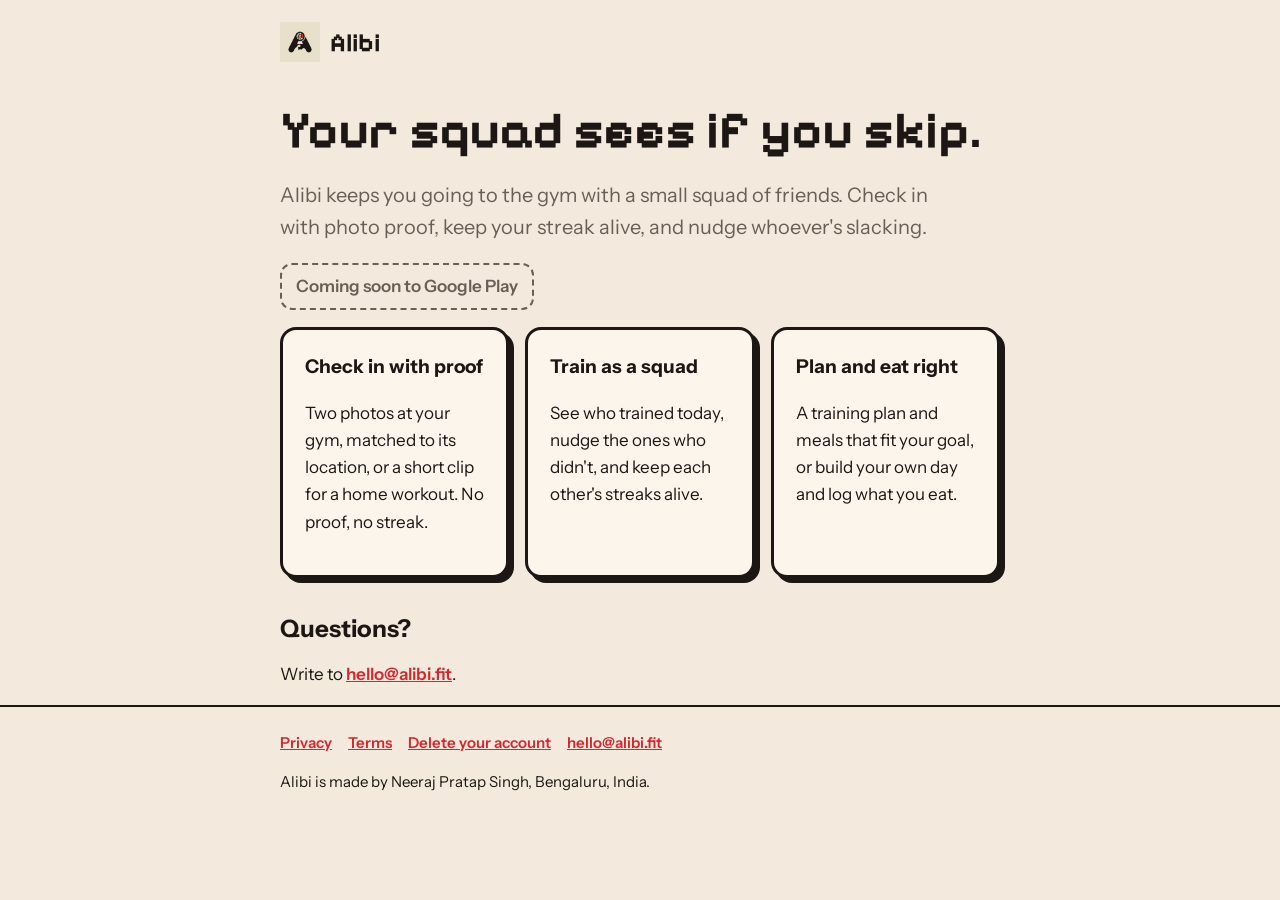
<file: index.html>
<!doctype html>
<html lang="en">
<head>
<meta charset="utf-8">
<meta name="viewport" content="width=device-width,initial-scale=1">
<title>Alibi: gym accountability with your squad</title>
<meta name="description" content="Alibi: gym accountability with your squad.">
<link rel="icon" href="/icon.png">
<link rel="stylesheet" href="/site.css">
</head>
<body>
<header><div class="wrap"><a class="brand" href="/"><img src="/icon.png" alt="">Alibi</a></div></header>
<main class="wrap ">

<h1>Your squad sees if you skip.</h1>
<p class="lead">Alibi keeps you going to the gym with a small squad of friends. Check in with photo proof, keep your streak alive, and nudge whoever's slacking.</p>
<p><span class="soon">Coming soon to Google Play</span></p>
<div class="grid">
<div class="card"><h3>Check in with proof</h3><p>Two photos at your gym, matched to its location, or a short clip for a home workout. No proof, no streak.</p></div>
<div class="card"><h3>Train as a squad</h3><p>See who trained today, nudge the ones who didn't, and keep each other's streaks alive.</p></div>
<div class="card"><h3>Plan and eat right</h3><p>A training plan and meals that fit your goal, or build your own day and log what you eat.</p></div>
</div>
<h2>Questions?</h2>
<p>Write to <a href="mailto:hello@alibi.fit">hello@alibi.fit</a>.</p>

</main>
<footer><div class="wrap">
<a href="/privacy/">Privacy</a><a href="/terms/">Terms</a><a href="/delete-account/">Delete your account</a><a href="mailto:hello@alibi.fit">hello@alibi.fit</a>
<p>Alibi is made by Neeraj Pratap Singh, Bengaluru, India.</p>
</div></footer>
</body>
</html>
</file>
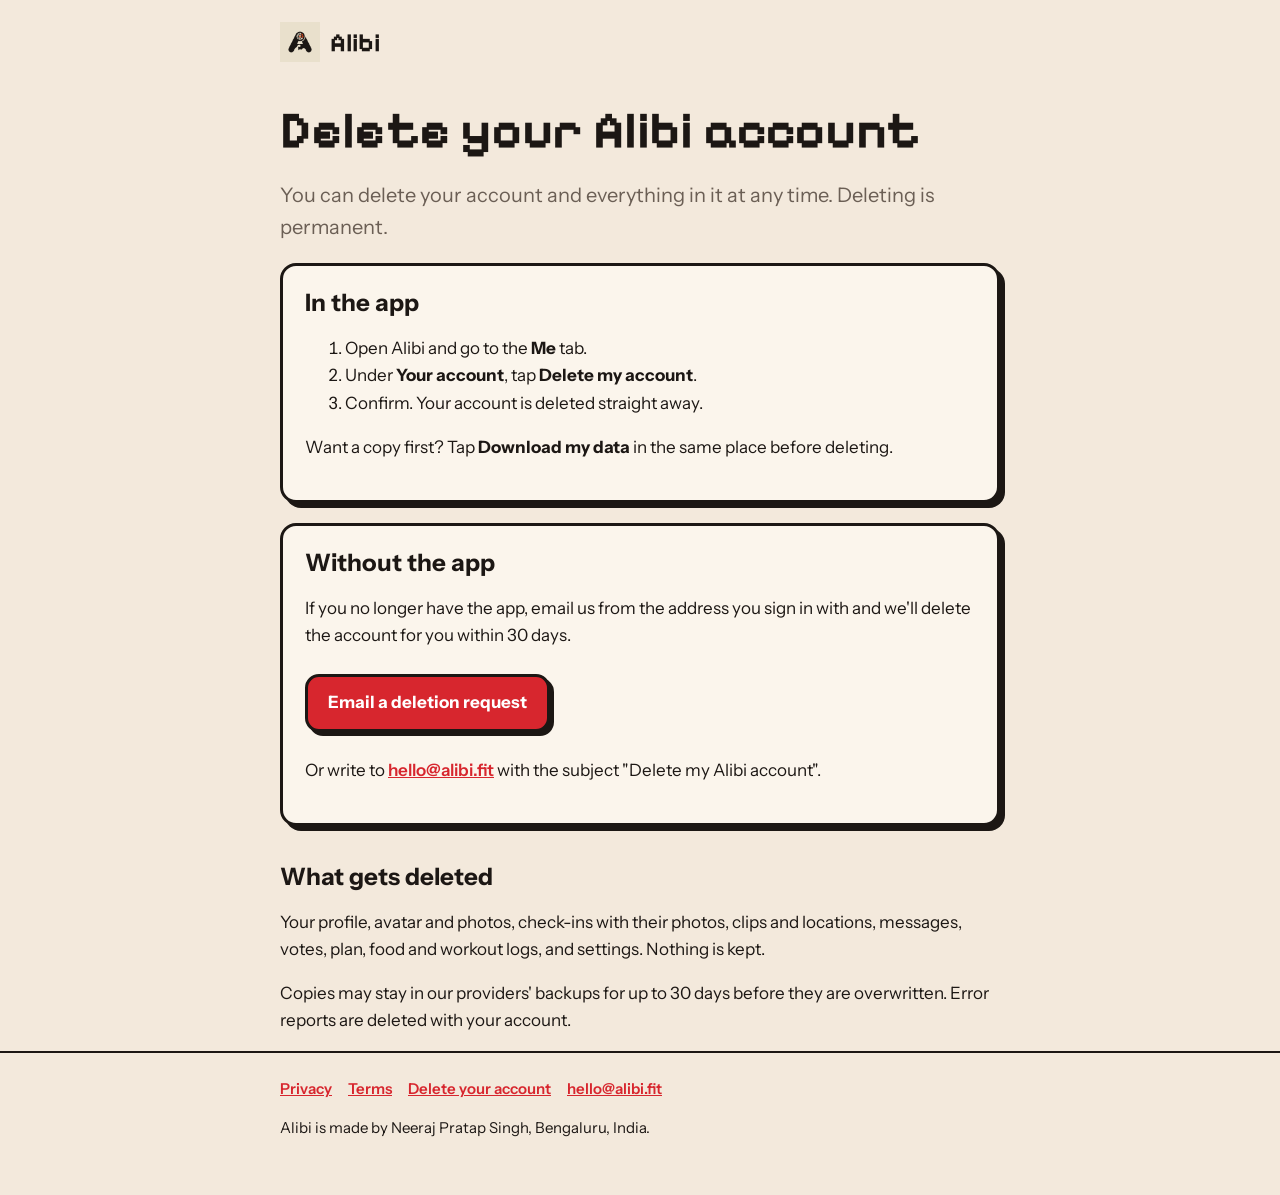
<file: delete-account/index.html>
<!doctype html>
<html lang="en">
<head>
<meta charset="utf-8">
<meta name="viewport" content="width=device-width,initial-scale=1">
<title>Delete your Alibi account</title>
<meta name="description" content="How to delete your Alibi account and its data.">
<link rel="icon" href="/icon.png">
<link rel="stylesheet" href="/site.css">
</head>
<body>
<header><div class="wrap"><a class="brand" href="/"><img src="/icon.png" alt="">Alibi</a></div></header>
<main class="wrap ">

<h1>Delete your Alibi account</h1>
<p class="lead">You can delete your account and everything in it at any time. Deleting is permanent.</p>
<div class="card">
<h2 style="margin-top:0">In the app</h2>
<ol>
<li>Open Alibi and go to the <strong>Me</strong> tab.</li>
<li>Under <strong>Your account</strong>, tap <strong>Delete my account</strong>.</li>
<li>Confirm. Your account is deleted straight away.</li>
</ol>
<p>Want a copy first? Tap <strong>Download my data</strong> in the same place before deleting.</p>
</div>
<div class="card">
<h2 style="margin-top:0">Without the app</h2>
<p>If you no longer have the app, email us from the address you sign in with and we'll delete the account for you within 30 days.</p>
<p><a class="btn" href="mailto:hello@alibi.fit?subject=Delete%20my%20Alibi%20account&body=Please%20delete%20my%20Alibi%20account%20and%20all%20its%20data.%20I%20am%20writing%20from%20the%20email%20address%20I%20sign%20in%20with.">Email a deletion request</a></p>
<p>Or write to <a href="mailto:hello@alibi.fit">hello@alibi.fit</a> with the subject "Delete my Alibi account".</p>
</div>
<h2>What gets deleted</h2>
<p>Your profile, avatar and photos, check-ins with their photos, clips and locations, messages, votes, plan, food and workout logs, and settings. Nothing is kept.</p>
<p>Copies may stay in our providers' backups for up to 30 days before they are overwritten. Error reports are deleted with your account.</p>

</main>
<footer><div class="wrap">
<a href="/privacy/">Privacy</a><a href="/terms/">Terms</a><a href="/delete-account/">Delete your account</a><a href="mailto:hello@alibi.fit">hello@alibi.fit</a>
<p>Alibi is made by Neeraj Pratap Singh, Bengaluru, India.</p>
</div></footer>
</body>
</html>
</file>
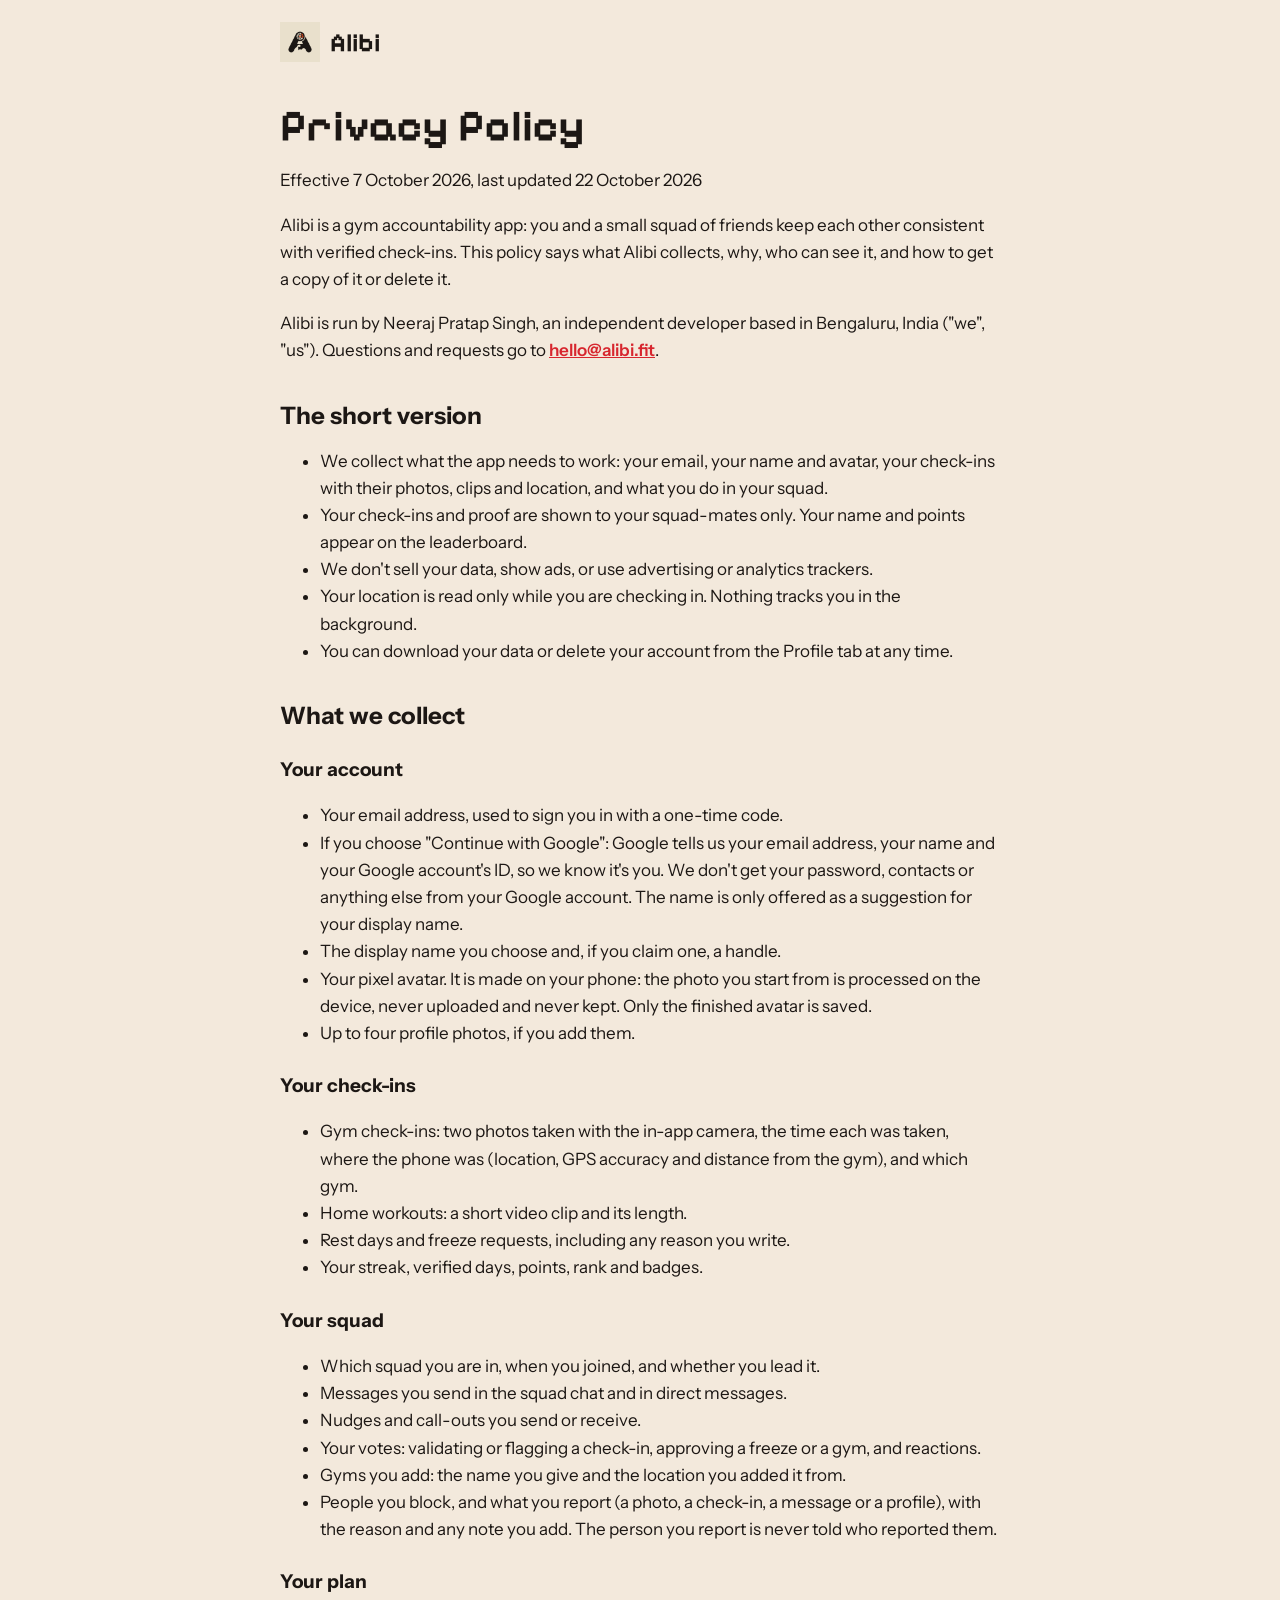
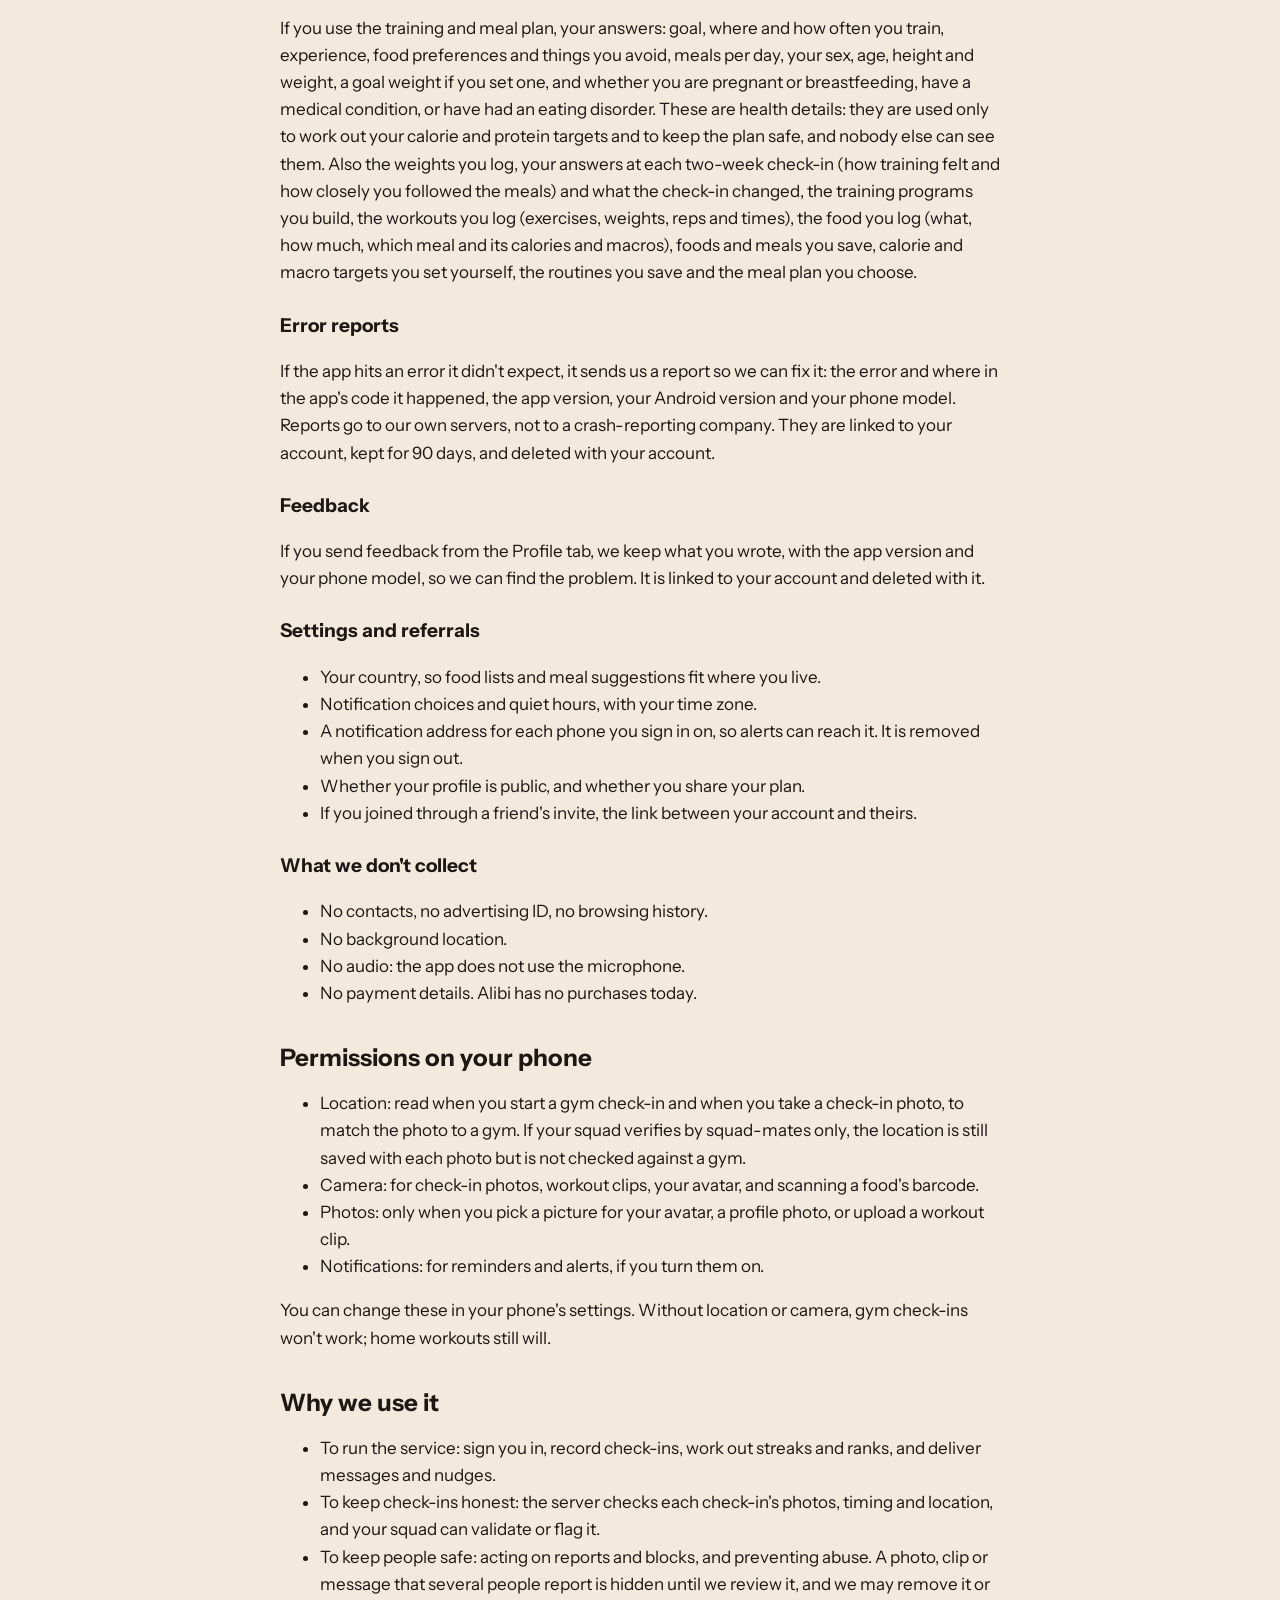
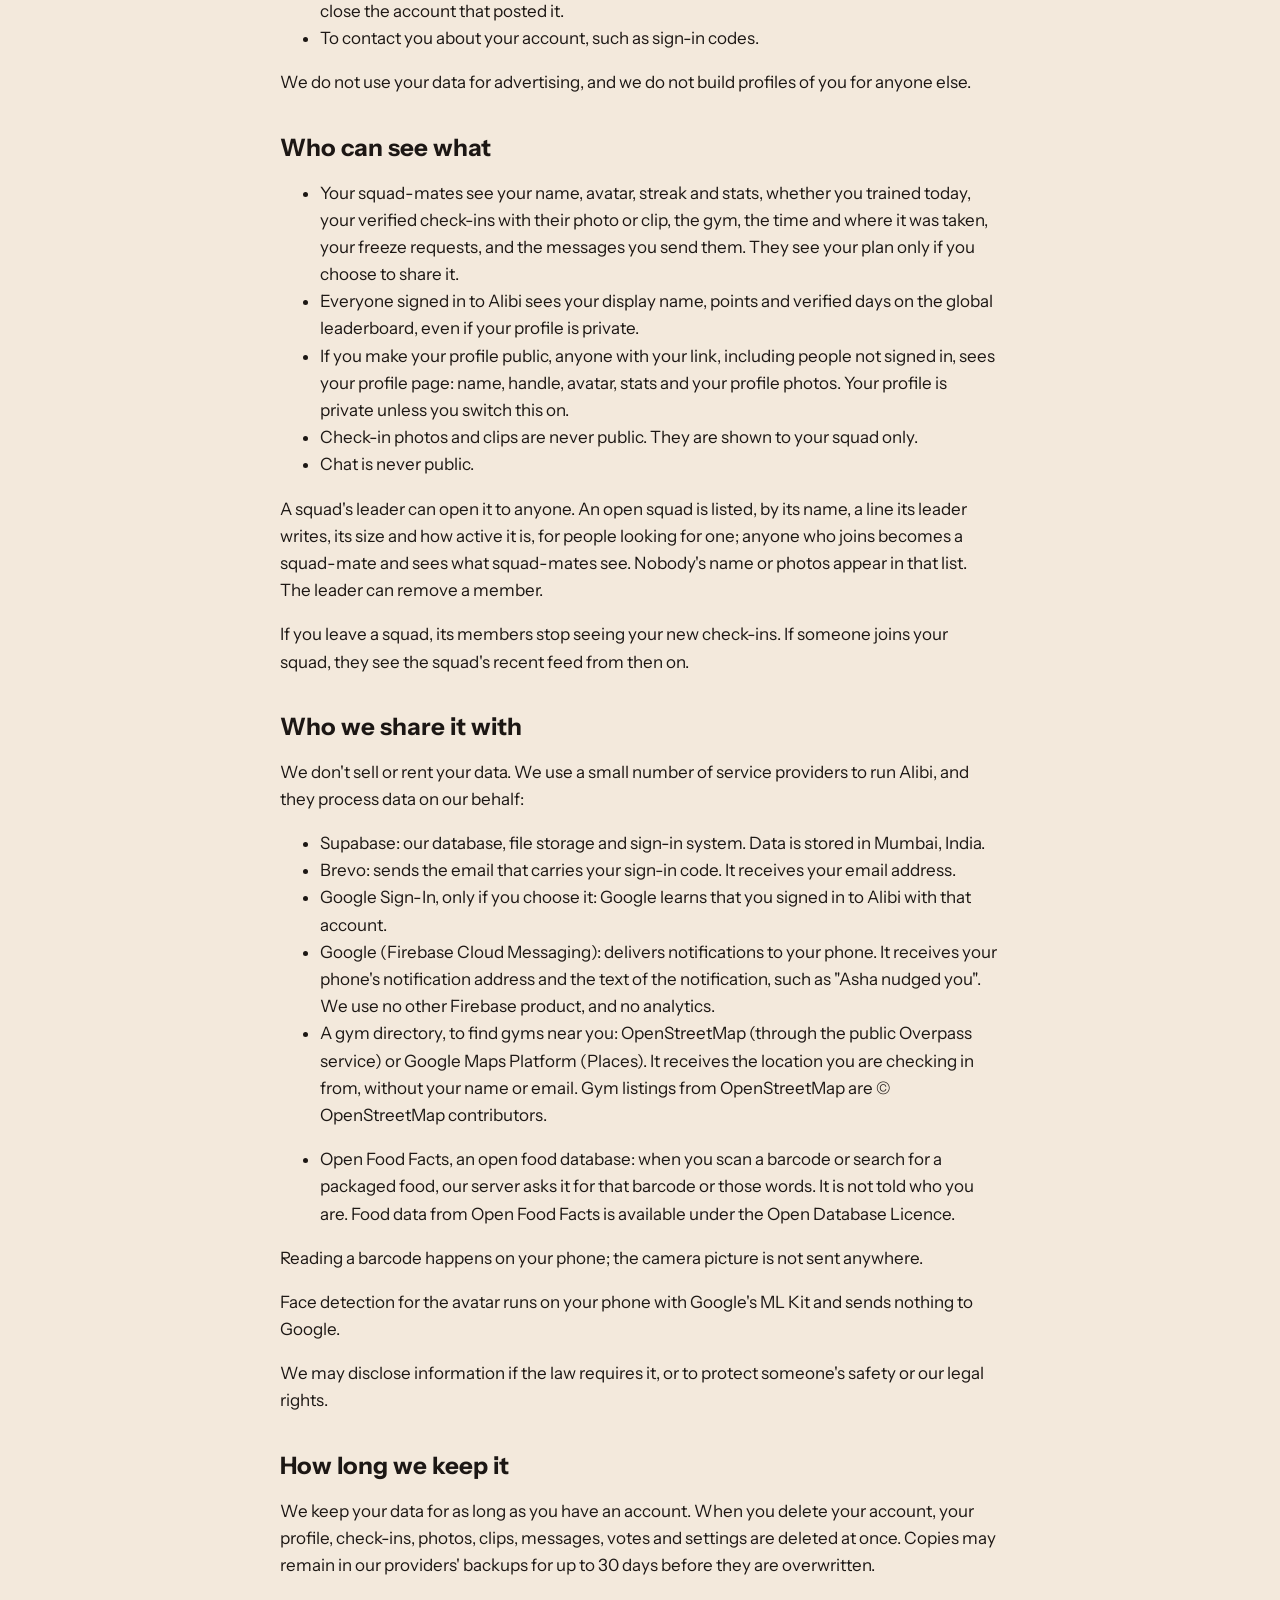
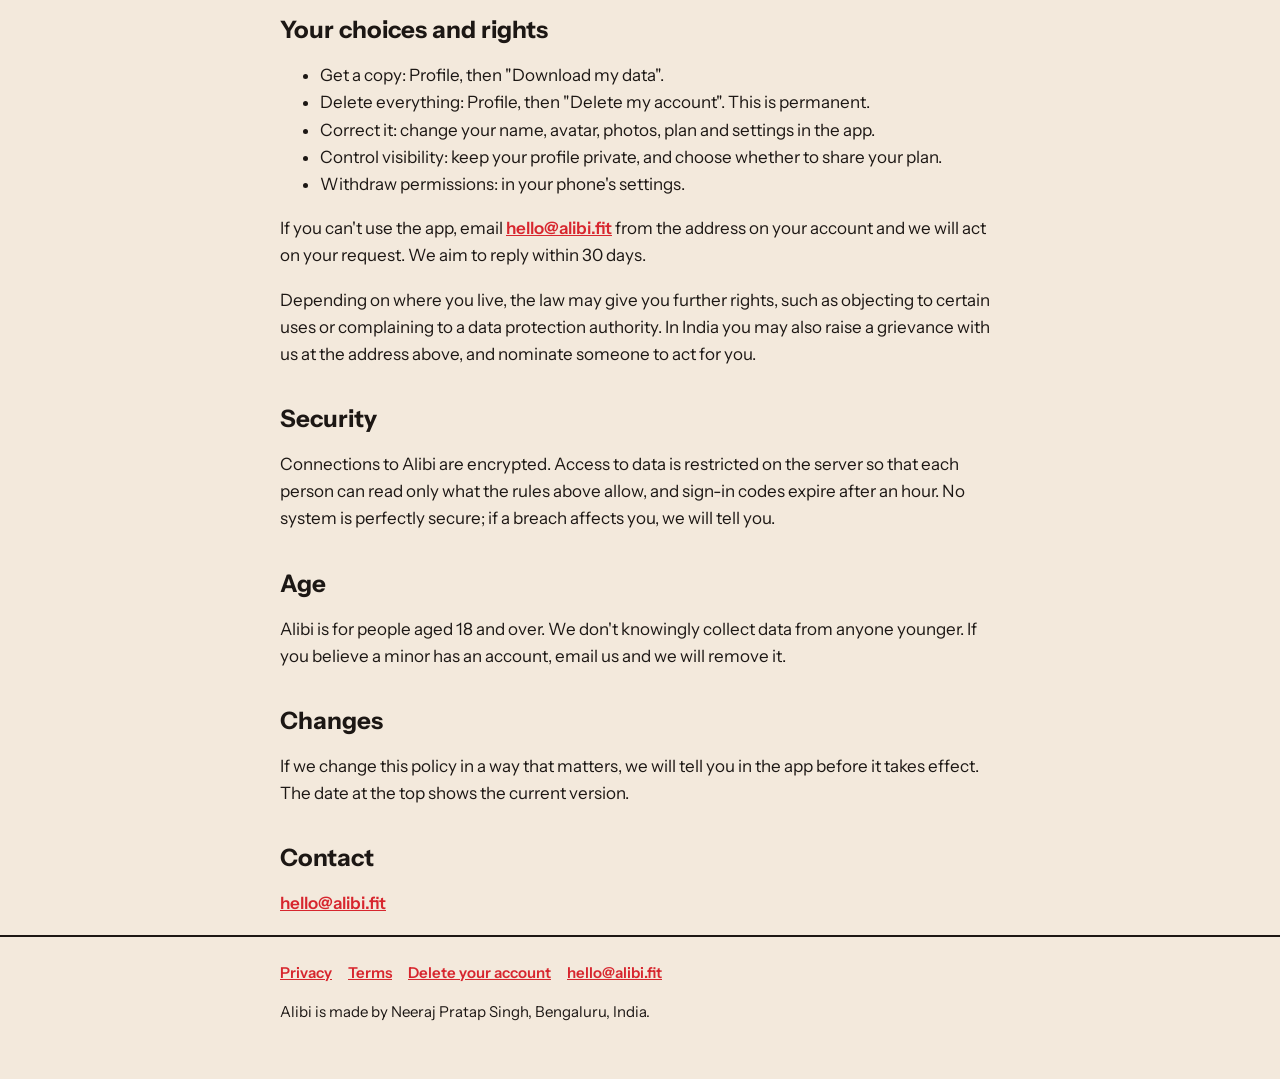
<file: privacy/index.html>
<!doctype html>
<html lang="en">
<head>
<meta charset="utf-8">
<meta name="viewport" content="width=device-width,initial-scale=1">
<title>Privacy Policy · Alibi</title>
<meta name="description" content="Alibi Privacy Policy.">
<link rel="icon" href="/icon.png">
<link rel="stylesheet" href="/site.css">
</head>
<body>
<header><div class="wrap"><a class="brand" href="/"><img src="/icon.png" alt="">Alibi</a></div></header>
<main class="wrap legal">
<h1>Privacy Policy</h1>
<p>Effective 7 October 2026, last updated 22 October 2026</p>
<p>Alibi is a gym accountability app: you and a small squad of friends keep each other consistent with verified check-ins. This policy says what Alibi collects, why, who can see it, and how to get a copy of it or delete it.</p>
<p>Alibi is run by Neeraj Pratap Singh, an independent developer based in Bengaluru, India ("we", "us"). Questions and requests go to <a href="mailto:hello@alibi.fit">hello@alibi.fit</a>.</p>
<h2>The short version</h2>
<ul><li>We collect what the app needs to work: your email, your name and avatar, your check-ins with their photos, clips and location, and what you do in your squad.</li><li>Your check-ins and proof are shown to your squad-mates only. Your name and points appear on the leaderboard.</li><li>We don't sell your data, show ads, or use advertising or analytics trackers.</li><li>Your location is read only while you are checking in. Nothing tracks you in the background.</li><li>You can download your data or delete your account from the Profile tab at any time.</li></ul>
<h2>What we collect</h2>
<h3>Your account</h3>
<ul><li>Your email address, used to sign you in with a one-time code.</li><li>If you choose "Continue with Google": Google tells us your email address, your name and your Google account's ID, so we know it's you. We don't get your password, contacts or anything else from your Google account. The name is only offered as a suggestion for your display name.</li><li>The display name you choose and, if you claim one, a handle.</li><li>Your pixel avatar. It is made on your phone: the photo you start from is processed on the device, never uploaded and never kept. Only the finished avatar is saved.</li><li>Up to four profile photos, if you add them.</li></ul>
<h3>Your check-ins</h3>
<ul><li>Gym check-ins: two photos taken with the in-app camera, the time each was taken, where the phone was (location, GPS accuracy and distance from the gym), and which gym.</li><li>Home workouts: a short video clip and its length.</li><li>Rest days and freeze requests, including any reason you write.</li><li>Your streak, verified days, points, rank and badges.</li></ul>
<h3>Your squad</h3>
<ul><li>Which squad you are in, when you joined, and whether you lead it.</li><li>Messages you send in the squad chat and in direct messages.</li><li>Nudges and call-outs you send or receive.</li><li>Your votes: validating or flagging a check-in, approving a freeze or a gym, and reactions.</li><li>Gyms you add: the name you give and the location you added it from.</li><li>People you block, and what you report (a photo, a check-in, a message or a profile), with the reason and any note you add. The person you report is never told who reported them.</li></ul>
<h3>Your plan</h3>
<p>If you use the training and meal plan, your answers: goal, where and how often you train, experience, food preferences and things you avoid, meals per day, your sex, age, height and weight, a goal weight if you set one, and whether you are pregnant or breastfeeding, have a medical condition, or have had an eating disorder. These are health details: they are used only to work out your calorie and protein targets and to keep the plan safe, and nobody else can see them. Also the weights you log, your answers at each two-week check-in (how training felt and how closely you followed the meals) and what the check-in changed, the training programs you build, the workouts you log (exercises, weights, reps and times), the food you log (what, how much, which meal and its calories and macros), foods and meals you save, calorie and macro targets you set yourself, the routines you save and the meal plan you choose.</p>
<h3>Error reports</h3>
<p>If the app hits an error it didn't expect, it sends us a report so we can fix it: the error and where in the app's code it happened, the app version, your Android version and your phone model. Reports go to our own servers, not to a crash-reporting company. They are linked to your account, kept for 90 days, and deleted with your account.</p>
<h3>Feedback</h3>
<p>If you send feedback from the Profile tab, we keep what you wrote, with the app version and your phone model, so we can find the problem. It is linked to your account and deleted with it.</p>
<h3>Settings and referrals</h3>
<ul><li>Your country, so food lists and meal suggestions fit where you live.</li><li>Notification choices and quiet hours, with your time zone.</li><li>A notification address for each phone you sign in on, so alerts can reach it. It is removed when you sign out.</li><li>Whether your profile is public, and whether you share your plan.</li><li>If you joined through a friend's invite, the link between your account and theirs.</li></ul>
<h3>What we don't collect</h3>
<ul><li>No contacts, no advertising ID, no browsing history.</li><li>No background location.</li><li>No audio: the app does not use the microphone.</li><li>No payment details. Alibi has no purchases today.</li></ul>
<h2>Permissions on your phone</h2>
<ul><li>Location: read when you start a gym check-in and when you take a check-in photo, to match the photo to a gym. If your squad verifies by squad-mates only, the location is still saved with each photo but is not checked against a gym.</li><li>Camera: for check-in photos, workout clips, your avatar, and scanning a food's barcode.</li><li>Photos: only when you pick a picture for your avatar, a profile photo, or upload a workout clip.</li><li>Notifications: for reminders and alerts, if you turn them on.</li></ul>
<p>You can change these in your phone's settings. Without location or camera, gym check-ins won't work; home workouts still will.</p>
<h2>Why we use it</h2>
<ul><li>To run the service: sign you in, record check-ins, work out streaks and ranks, and deliver messages and nudges.</li><li>To keep check-ins honest: the server checks each check-in's photos, timing and location, and your squad can validate or flag it.</li><li>To keep people safe: acting on reports and blocks, and preventing abuse. A photo, clip or message that several people report is hidden until we review it, and we may remove it or close the account that posted it.</li><li>To contact you about your account, such as sign-in codes.</li></ul>
<p>We do not use your data for advertising, and we do not build profiles of you for anyone else.</p>
<h2>Who can see what</h2>
<ul><li>Your squad-mates see your name, avatar, streak and stats, whether you trained today, your verified check-ins with their photo or clip, the gym, the time and where it was taken, your freeze requests, and the messages you send them. They see your plan only if you choose to share it.</li><li>Everyone signed in to Alibi sees your display name, points and verified days on the global leaderboard, even if your profile is private.</li><li>If you make your profile public, anyone with your link, including people not signed in, sees your profile page: name, handle, avatar, stats and your profile photos. Your profile is private unless you switch this on.</li><li>Check-in photos and clips are never public. They are shown to your squad only.</li><li>Chat is never public.</li></ul>
<p>A squad's leader can open it to anyone. An open squad is listed, by its name, a line its leader writes, its size and how active it is, for people looking for one; anyone who joins becomes a squad-mate and sees what squad-mates see. Nobody's name or photos appear in that list. The leader can remove a member.</p>
<p>If you leave a squad, its members stop seeing your new check-ins. If someone joins your squad, they see the squad's recent feed from then on.</p>
<h2>Who we share it with</h2>
<p>We don't sell or rent your data. We use a small number of service providers to run Alibi, and they process data on our behalf:</p>
<ul><li>Supabase: our database, file storage and sign-in system. Data is stored in Mumbai, India.</li><li>Brevo: sends the email that carries your sign-in code. It receives your email address.</li><li>Google Sign-In, only if you choose it: Google learns that you signed in to Alibi with that account.</li><li>Google (Firebase Cloud Messaging): delivers notifications to your phone. It receives your phone's notification address and the text of the notification, such as "Asha nudged you". We use no other Firebase product, and no analytics.</li><li>A gym directory, to find gyms near you: OpenStreetMap (through the public Overpass service) or Google Maps Platform (Places). It receives the location you are checking in from, without your name or email. Gym listings from OpenStreetMap are © OpenStreetMap contributors.</li></ul>
<ul><li>Open Food Facts, an open food database: when you scan a barcode or search for a packaged food, our server asks it for that barcode or those words. It is not told who you are. Food data from Open Food Facts is available under the Open Database Licence.</li></ul>
<p>Reading a barcode happens on your phone; the camera picture is not sent anywhere.</p>
<p>Face detection for the avatar runs on your phone with Google's ML Kit and sends nothing to Google.</p>
<p>We may disclose information if the law requires it, or to protect someone's safety or our legal rights.</p>
<h2>How long we keep it</h2>
<p>We keep your data for as long as you have an account. When you delete your account, your profile, check-ins, photos, clips, messages, votes and settings are deleted at once. Copies may remain in our providers' backups for up to 30 days before they are overwritten.</p>
<h2>Your choices and rights</h2>
<ul><li>Get a copy: Profile, then "Download my data".</li><li>Delete everything: Profile, then "Delete my account". This is permanent.</li><li>Correct it: change your name, avatar, photos, plan and settings in the app.</li><li>Control visibility: keep your profile private, and choose whether to share your plan.</li><li>Withdraw permissions: in your phone's settings.</li></ul>
<p>If you can't use the app, email <a href="mailto:hello@alibi.fit">hello@alibi.fit</a> from the address on your account and we will act on your request. We aim to reply within 30 days.</p>
<p>Depending on where you live, the law may give you further rights, such as objecting to certain uses or complaining to a data protection authority. In India you may also raise a grievance with us at the address above, and nominate someone to act for you.</p>
<h2>Security</h2>
<p>Connections to Alibi are encrypted. Access to data is restricted on the server so that each person can read only what the rules above allow, and sign-in codes expire after an hour. No system is perfectly secure; if a breach affects you, we will tell you.</p>
<h2>Age</h2>
<p>Alibi is for people aged 18 and over. We don't knowingly collect data from anyone younger. If you believe a minor has an account, email us and we will remove it.</p>
<h2>Changes</h2>
<p>If we change this policy in a way that matters, we will tell you in the app before it takes effect. The date at the top shows the current version.</p>
<h2>Contact</h2>
<p><a href="mailto:hello@alibi.fit">hello@alibi.fit</a></p>
</main>
<footer><div class="wrap">
<a href="/privacy/">Privacy</a><a href="/terms/">Terms</a><a href="/delete-account/">Delete your account</a><a href="mailto:hello@alibi.fit">hello@alibi.fit</a>
<p>Alibi is made by Neeraj Pratap Singh, Bengaluru, India.</p>
</div></footer>
</body>
</html>
</file>
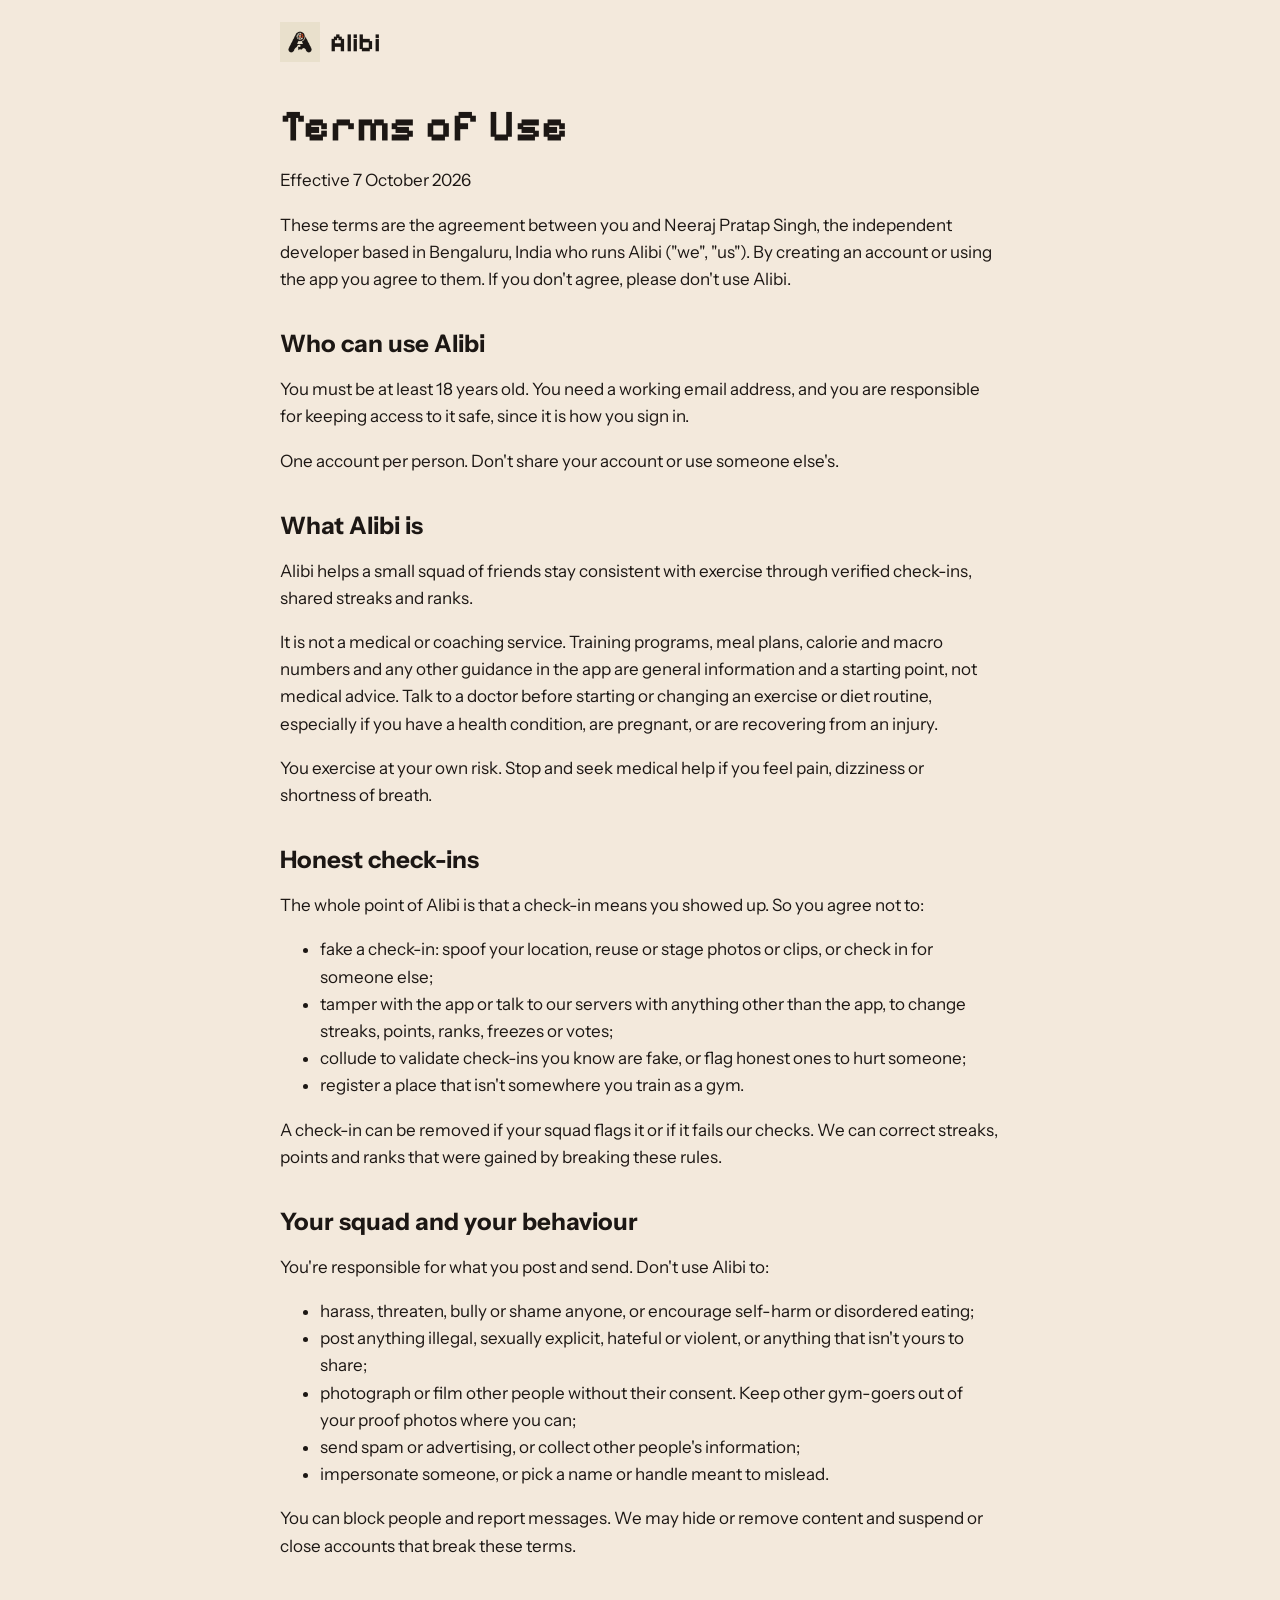
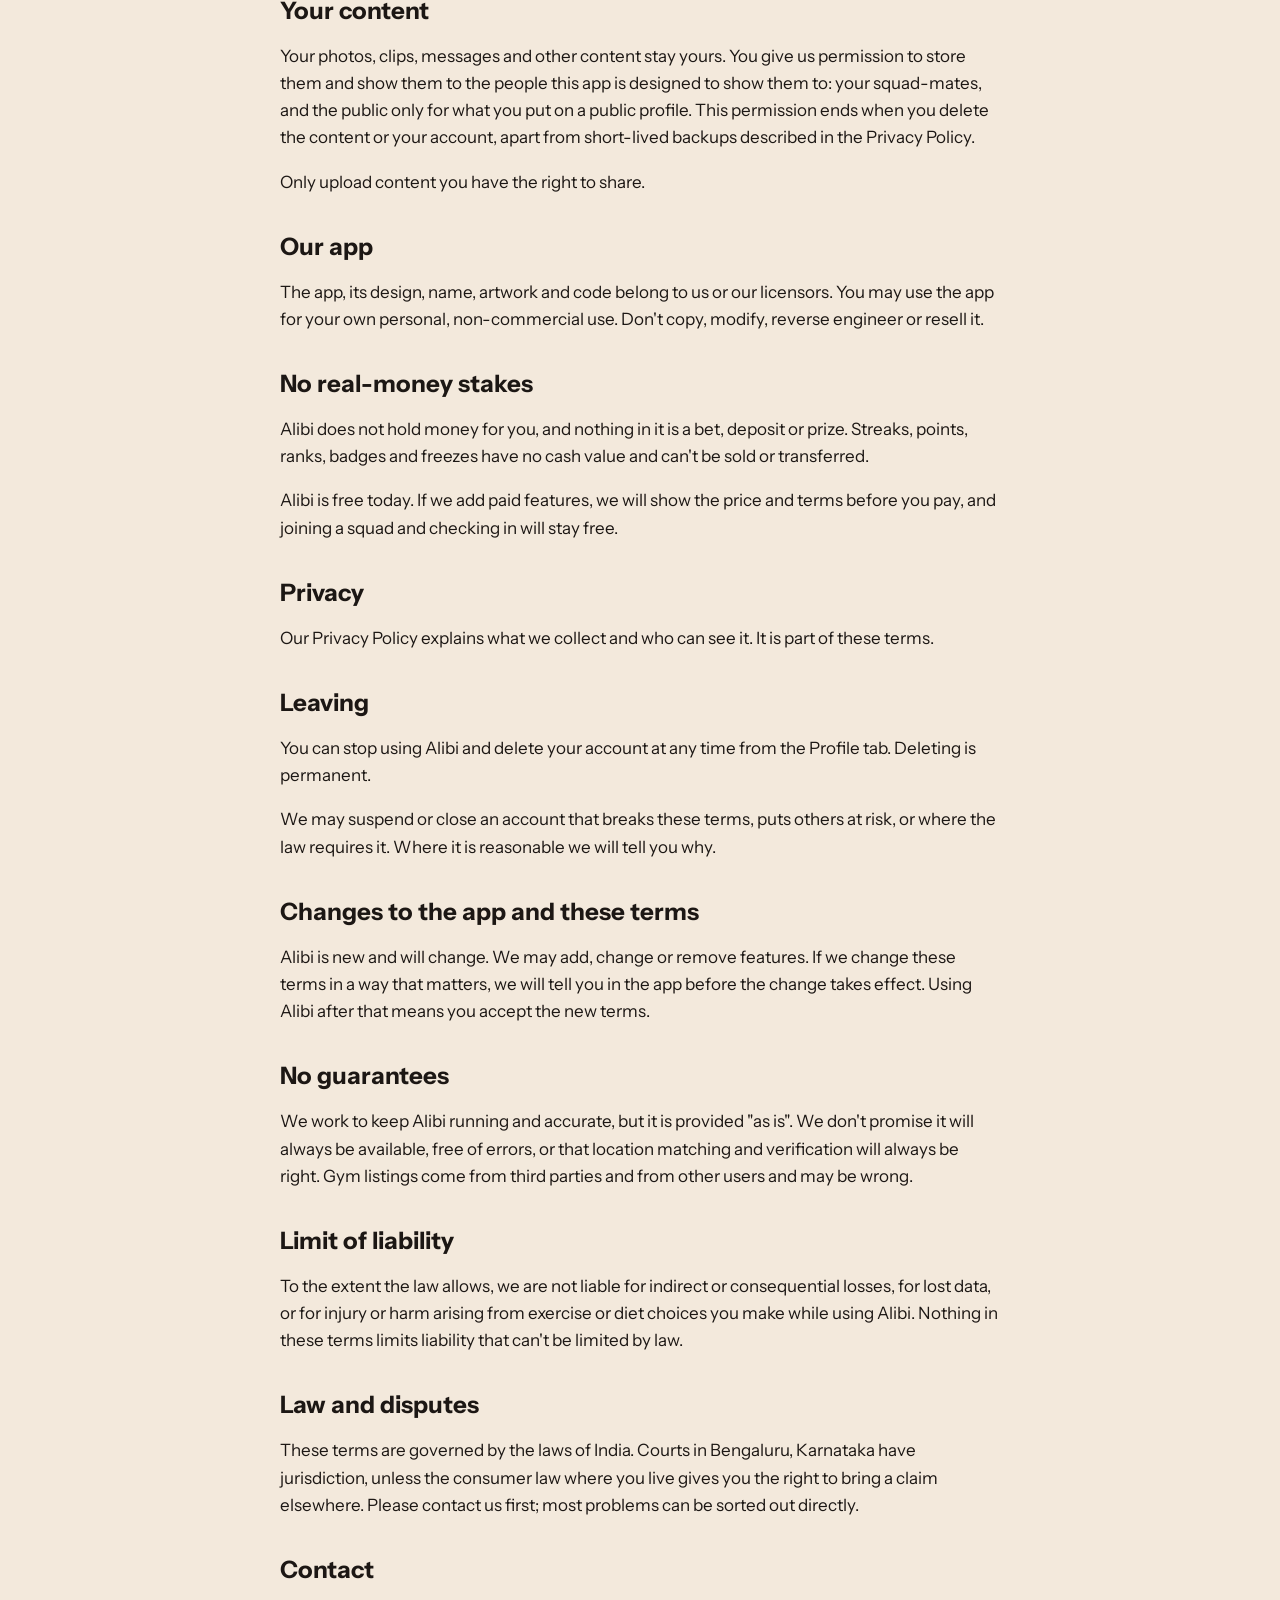
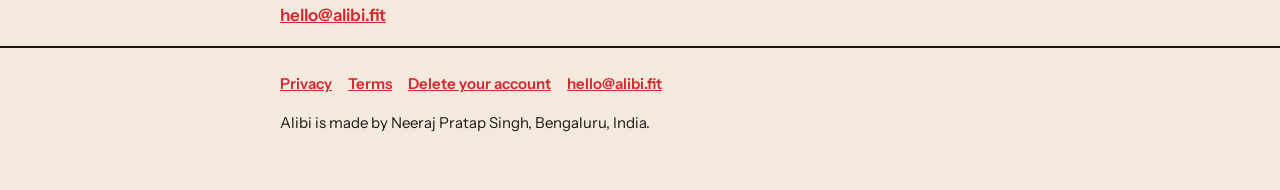
<file: terms/index.html>
<!doctype html>
<html lang="en">
<head>
<meta charset="utf-8">
<meta name="viewport" content="width=device-width,initial-scale=1">
<title>Terms of Use · Alibi</title>
<meta name="description" content="Alibi Terms of Use.">
<link rel="icon" href="/icon.png">
<link rel="stylesheet" href="/site.css">
</head>
<body>
<header><div class="wrap"><a class="brand" href="/"><img src="/icon.png" alt="">Alibi</a></div></header>
<main class="wrap legal">
<h1>Terms of Use</h1>
<p>Effective 7 October 2026</p>
<p>These terms are the agreement between you and Neeraj Pratap Singh, the independent developer based in Bengaluru, India who runs Alibi ("we", "us"). By creating an account or using the app you agree to them. If you don't agree, please don't use Alibi.</p>
<h2>Who can use Alibi</h2>
<p>You must be at least 18 years old. You need a working email address, and you are responsible for keeping access to it safe, since it is how you sign in.</p>
<p>One account per person. Don't share your account or use someone else's.</p>
<h2>What Alibi is</h2>
<p>Alibi helps a small squad of friends stay consistent with exercise through verified check-ins, shared streaks and ranks.</p>
<p>It is not a medical or coaching service. Training programs, meal plans, calorie and macro numbers and any other guidance in the app are general information and a starting point, not medical advice. Talk to a doctor before starting or changing an exercise or diet routine, especially if you have a health condition, are pregnant, or are recovering from an injury.</p>
<p>You exercise at your own risk. Stop and seek medical help if you feel pain, dizziness or shortness of breath.</p>
<h2>Honest check-ins</h2>
<p>The whole point of Alibi is that a check-in means you showed up. So you agree not to:</p>
<ul><li>fake a check-in: spoof your location, reuse or stage photos or clips, or check in for someone else;</li><li>tamper with the app or talk to our servers with anything other than the app, to change streaks, points, ranks, freezes or votes;</li><li>collude to validate check-ins you know are fake, or flag honest ones to hurt someone;</li><li>register a place that isn't somewhere you train as a gym.</li></ul>
<p>A check-in can be removed if your squad flags it or if it fails our checks. We can correct streaks, points and ranks that were gained by breaking these rules.</p>
<h2>Your squad and your behaviour</h2>
<p>You're responsible for what you post and send. Don't use Alibi to:</p>
<ul><li>harass, threaten, bully or shame anyone, or encourage self-harm or disordered eating;</li><li>post anything illegal, sexually explicit, hateful or violent, or anything that isn't yours to share;</li><li>photograph or film other people without their consent. Keep other gym-goers out of your proof photos where you can;</li><li>send spam or advertising, or collect other people's information;</li><li>impersonate someone, or pick a name or handle meant to mislead.</li></ul>
<p>You can block people and report messages. We may hide or remove content and suspend or close accounts that break these terms.</p>
<h2>Your content</h2>
<p>Your photos, clips, messages and other content stay yours. You give us permission to store them and show them to the people this app is designed to show them to: your squad-mates, and the public only for what you put on a public profile. This permission ends when you delete the content or your account, apart from short-lived backups described in the Privacy Policy.</p>
<p>Only upload content you have the right to share.</p>
<h2>Our app</h2>
<p>The app, its design, name, artwork and code belong to us or our licensors. You may use the app for your own personal, non-commercial use. Don't copy, modify, reverse engineer or resell it.</p>
<h2>No real-money stakes</h2>
<p>Alibi does not hold money for you, and nothing in it is a bet, deposit or prize. Streaks, points, ranks, badges and freezes have no cash value and can't be sold or transferred.</p>
<p>Alibi is free today. If we add paid features, we will show the price and terms before you pay, and joining a squad and checking in will stay free.</p>
<h2>Privacy</h2>
<p>Our Privacy Policy explains what we collect and who can see it. It is part of these terms.</p>
<h2>Leaving</h2>
<p>You can stop using Alibi and delete your account at any time from the Profile tab. Deleting is permanent.</p>
<p>We may suspend or close an account that breaks these terms, puts others at risk, or where the law requires it. Where it is reasonable we will tell you why.</p>
<h2>Changes to the app and these terms</h2>
<p>Alibi is new and will change. We may add, change or remove features. If we change these terms in a way that matters, we will tell you in the app before the change takes effect. Using Alibi after that means you accept the new terms.</p>
<h2>No guarantees</h2>
<p>We work to keep Alibi running and accurate, but it is provided "as is". We don't promise it will always be available, free of errors, or that location matching and verification will always be right. Gym listings come from third parties and from other users and may be wrong.</p>
<h2>Limit of liability</h2>
<p>To the extent the law allows, we are not liable for indirect or consequential losses, for lost data, or for injury or harm arising from exercise or diet choices you make while using Alibi. Nothing in these terms limits liability that can't be limited by law.</p>
<h2>Law and disputes</h2>
<p>These terms are governed by the laws of India. Courts in Bengaluru, Karnataka have jurisdiction, unless the consumer law where you live gives you the right to bring a claim elsewhere. Please contact us first; most problems can be sorted out directly.</p>
<h2>Contact</h2>
<p><a href="mailto:hello@alibi.fit">hello@alibi.fit</a></p>
</main>
<footer><div class="wrap">
<a href="/privacy/">Privacy</a><a href="/terms/">Terms</a><a href="/delete-account/">Delete your account</a><a href="mailto:hello@alibi.fit">hello@alibi.fit</a>
<p>Alibi is made by Neeraj Pratap Singh, Bengaluru, India.</p>
</div></footer>
</body>
</html>
</file>
<file: site.css>
@font-face{font-family:Instrument;src:url(/fonts/InstrumentSans-400.ttf);font-weight:400;font-display:swap}
@font-face{font-family:Instrument;src:url(/fonts/InstrumentSans-600.ttf);font-weight:600;font-display:swap}
@font-face{font-family:Instrument;src:url(/fonts/InstrumentSans-700.ttf);font-weight:700;font-display:swap}
@font-face{font-family:Pixel;src:url(/fonts/PixelifySans-700.ttf);font-weight:700;font-display:swap}
:root{--bg:#F3E9DC;--card:#FBF5EC;--ink:#1C1714;--muted:#6B5F55;--ember:#D7262E;--line:#1C1714}
@media (prefers-color-scheme:dark){:root{--bg:#17120F;--card:#221B17;--ink:#F5EDE3;--muted:#B4A698;--ember:#FF4A4F;--line:#3A302A}}
*{box-sizing:border-box}
html{-webkit-text-size-adjust:100%}
body{margin:0;background:var(--bg);color:var(--ink);font:400 17px/1.6 Instrument,system-ui,sans-serif}
a{color:var(--ember);font-weight:600}
.wrap{max-width:760px;margin:0 auto;padding:0 20px}
header{padding:22px 0}
header .wrap{display:flex;align-items:center;gap:12px}
header img{width:40px;height:40px}
header a.brand{display:flex;align-items:center;gap:10px;text-decoration:none;color:var(--ink);font:700 26px Pixel,Instrument,sans-serif}
main{padding-bottom:40px}
h1{font:700 clamp(34px,7vw,52px)/1.1 Pixel,Instrument,sans-serif;margin:18px 0 12px}
h2{font-size:24px;line-height:1.25;margin:36px 0 8px}
h3{font-size:19px;margin:24px 0 6px}
p,li{color:var(--ink)}
.lead{font-size:20px;color:var(--muted);max-width:34em}
.card{background:var(--card);border:3px solid var(--line);border-radius:16px;box-shadow:5px 5px 0 var(--line);padding:22px;margin:20px 0}
.grid{display:grid;grid-template-columns:repeat(auto-fit,minmax(200px,1fr));gap:16px}
.grid .card{margin:0}
.grid h3{margin-top:0}
.btn{display:inline-block;background:var(--ember);color:#fff;text-decoration:none;border:3px solid var(--line);border-radius:14px;box-shadow:4px 4px 0 var(--line);padding:12px 20px;font-weight:700;margin:8px 10px 8px 0}
.soon{display:inline-block;border:2px dashed var(--muted);border-radius:12px;padding:8px 14px;color:var(--muted);font-weight:600}
.code{font:700 34px Pixel,monospace;letter-spacing:4px}
footer{border-top:2px solid var(--line);padding:24px 0 40px;color:var(--muted);font-size:15px}
footer a{margin-right:16px}
.legal h1{font-size:clamp(30px,6vw,44px)}
</file>
